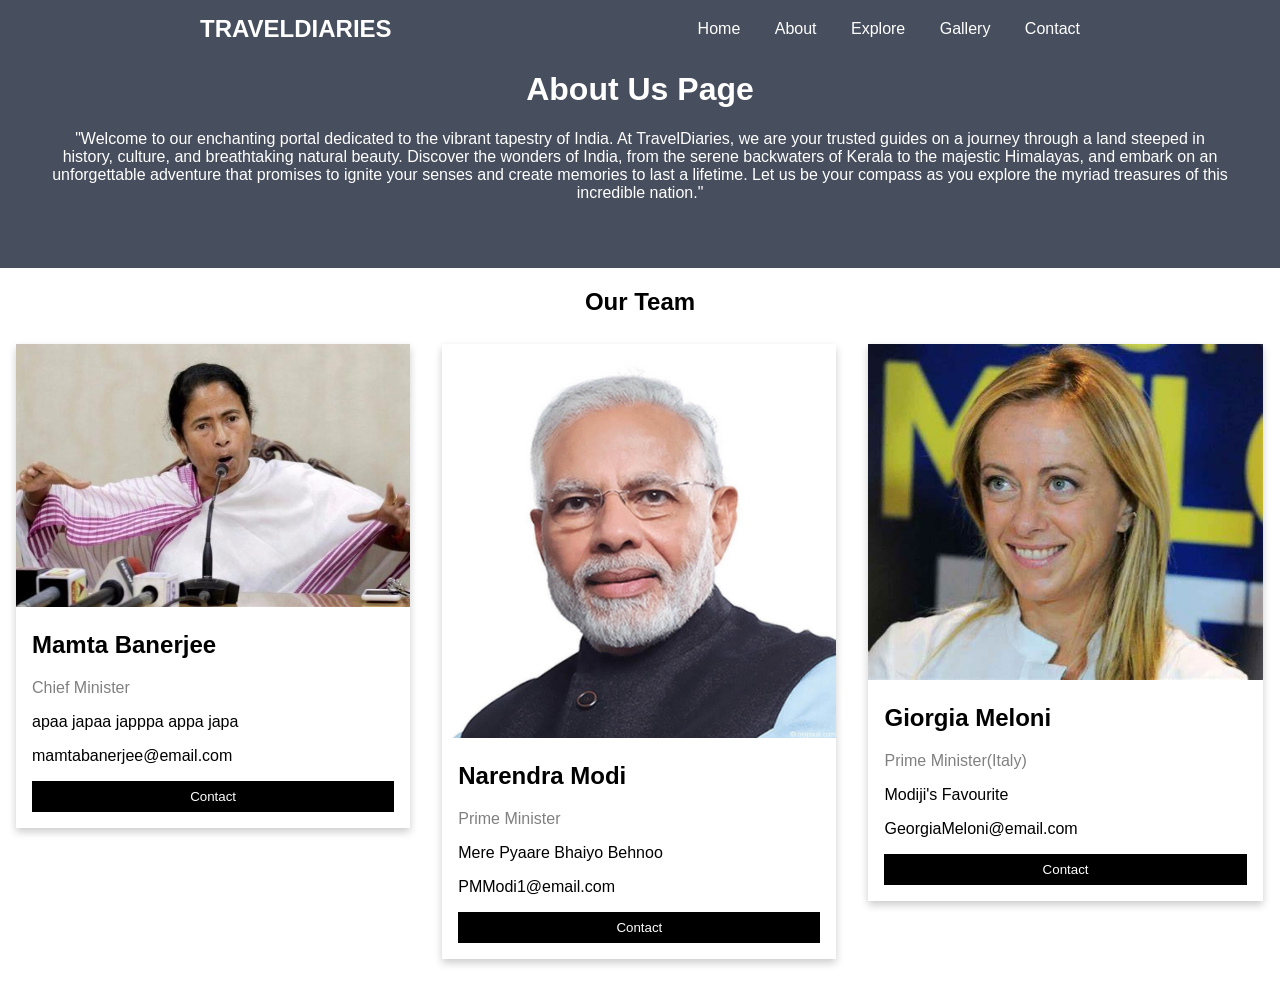
<file: tour 2/about.html>
<!DOCTYPE html>
<html lang="en">
<head>
    <meta charset="UTF-8">
    <meta name="viewport" content="width=device-width, initial-scale=1.0">
    <title>About us</title>
    <link rel="stylesheet" href="about.css">
    <link rel="icon" type="image/x-icon" href="dhdhd.jpg">
</head>
<body>
    <header>
        <a href="#" class="brand">TravelDiaries</a>
        <div class="menu-btn"></div>
        <div class="navigation">
          <div class="navigation-items">
            <a href="index.html">Home</a>
            <a href="about.html">About</a>
            <a href="explore.html">Explore</a>
            <a href="gallery.html">Gallery</a>
            <a href="contact.html">Contact</a>
          </div>
        </div>
      </header>
    <div class="about-section">
        <h1>About Us Page</h1>
        <p>"Welcome to our enchanting portal dedicated to the vibrant tapestry of India. At TravelDiaries, we are your trusted guides on a journey through a land steeped in history, culture, and breathtaking natural beauty. Discover the wonders of India, from the serene backwaters of Kerala to the majestic Himalayas, and embark on an unforgettable adventure that promises to ignite your senses and create memories to last a lifetime. Let us be your compass as you explore the myriad treasures of this incredible nation."</p>
        
      </div>
      
      <h2 style="text-align:center">Our Team</h2>
      <div class="row">
        <div class="column">
          <div class="card">
            <img src="img/MB.jpg" alt="mamta Banerjee" style="width:100%">
            <div class="container">
              <h2>Mamta Banerjee</h2>
              <p class="title">Chief Minister</p>
              <p>apaa japaa japppa appa japa</p>
              <p>mamtabanerjee@email.com</p>
              <p><button class="button">Contact</button></p>
            </div>
          </div>
        </div>
      
        <div class="column">
          <div class="card">
            <img src="img/1917934.jpg" alt="Mike" style="width:100%" height="50%">
            <div class="container">
              <h2>Narendra Modi</h2>
              <p class="title">Prime Minister</p>
              <p>Mere Pyaare Bhaiyo Behnoo</p>
              <p>PMModi1@email.com</p>
              <p><button class="button">Contact</button></p>
            </div>
          </div>
        </div>
      
        <div class="column">
          <div class="card">
            <img src="img/OIP.jpeg" alt="John" style="width:100%">
            <div class="container">
              <h2>Giorgia Meloni</h2>
              <p class="title">Prime Minister(Italy)</p>
              <p>Modiji's Favourite</p>
              <p>GeorgiaMeloni@email.com</p>
              <p><button class="button">Contact</button></p>
            </div>
          </div>
        </div>
      </div>
</body>
</html>
</file>
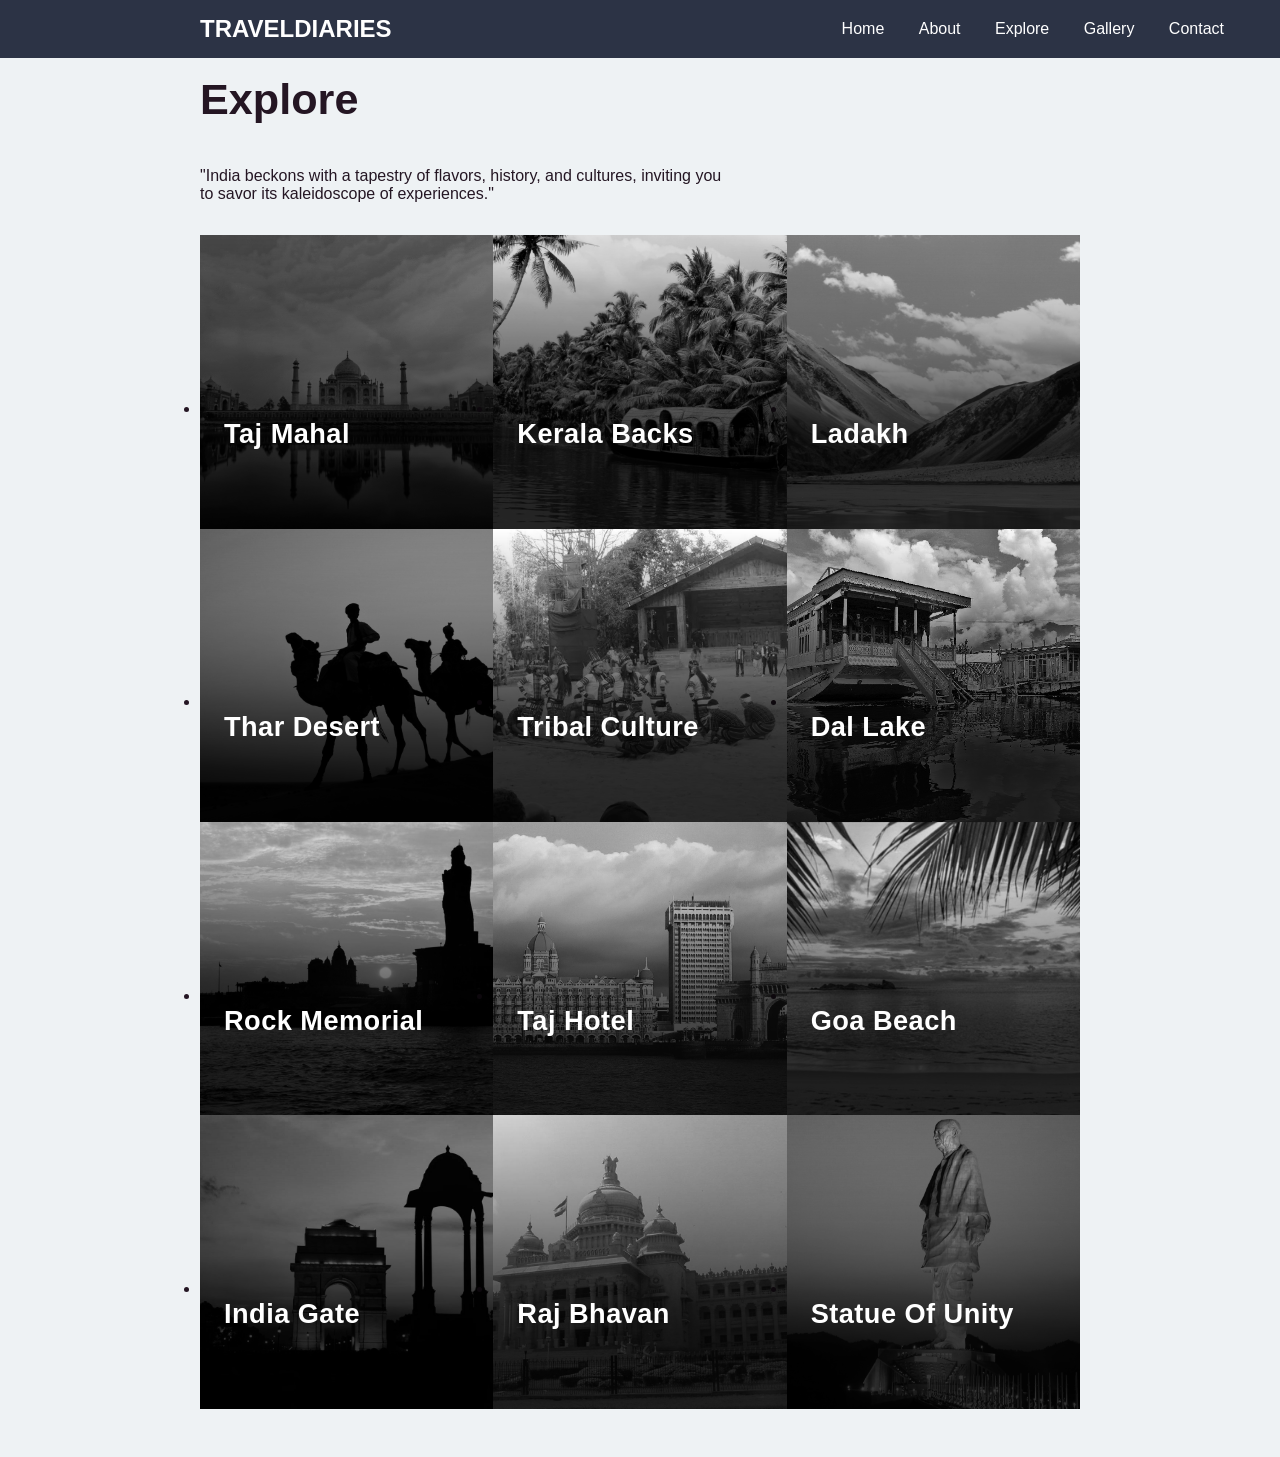
<file: tour 2/explore.html>
<!DOCTYPE html>
<html lang="en">
<head>
    <meta charset="UTF-8">
    <meta name="viewport" content="width=device-width, initial-scale=1.0">
    <title>Explore</title>
    <link rel="icon" type="image/x-icon" href="dhdhd.jpg">
    <link rel="stylesheet" href="explore.css">
</head>
<body>
  
    <header>
        <a href="index.html" class="brand">TravelDiaries</a>
        <div class="menu-btn"></div>
        <div class="navigation">
          <div class="navigation-items">
            <a href="index.html">Home</a>
            <a href="about.html">About</a>
            <a href="explore.html">Explore</a>
            <a href="gallery.html">Gallery</a>
            <a href="contact.html">Contact</a>
          </div>
        </div>
      </header>
    <section class="main">
      <article class="flow">
        <h1>Explore</h1>
        <p>"India beckons with a tapestry of flavors, history, and cultures, inviting you to savor its kaleidoscope of experiences."</p>
        <div class="team">
          <ul class="auto-grid" role="list">
            <li>
              <a href="https://www.incredibleindia.org/content/incredible-india-v2/en/destinations/agra.html" target=_blank" class="profile">
                <h2 class="profile__name">Taj Mahal</h2>
                <p>Agra</p>
                <img alt="Taj Mahal" src="img/taj.jpg" />
              </a>
            </li>
            <li>
              <a href="https://www.incredibleindia.org/content/incredible-india-v2/en/destinations/kumarakom/kumarakom-backwaters.html" target=_blank" class="profile">
                <h2 class="profile__name">Kerala Backs</h2>
                <p>Kerala</p>
                <img alt="Kerala" src="img/backs.jpg" />
              </a>
            </li>
            <li>
              <a href="https://www.incredibleindia.org/content/incredible-india-v2/en/destinations/leh-ladakh.html" target=_blank" class="profile">
                <h2 class="profile__name">Ladakh</h2>
                <p>Leh Ladakh</p>
                <img alt="Ladakh" src="img/ladakh.jpg" />
              </a>
            </li>
            <li>
              <a href="https://www.incredibleindia.org/content/incredible-india-v2/en/destinations/kumbalgarh/kumbhalgarh-fort.html" target=_blank" class="profile">
                <h2 class="profile__name">Thar Desert</h2>
                <p>Rajasthan</p>
                <img alt="Thar" src="img/thar.jpg" />
              </a>
            </li>
            <li>
              <a href="https://www.incredibleindia.org/content/incredible-india-v2/en/destinations/states/chhattisgarh/things-to-do/tribes.html" target=_blank" class="profile">
                <h2 class="profile__name">Tribal Culture</h2>
                <p>North East</p>
                <img alt="Tribes" src="img/tribaes.jpg" />
              </a>
            </li>
            <li>
              <a href="https://www.incredibleindia.org/content/incredible-india-v2/en/destinations/dharamsala/things-to-do/dal-lake.html" target=_blank" class="profile">
                <h2 class="profile__name">Dal Lake</h2>
                <p>Jammu & Kashmir</p>
                <img alt="Dal Lake" src="img/Dal Lake.jpg" />
              </a>
            </li>
            <li>
                <a href="https://www.incredibleindia.org/content/incredible-india-v2/en/destinations/kanyakumari/thiruvalluvar-statue.html" target=_blank" class="profile">
                  <h2 class="profile__name">Rock Memorial</h2>
                  <p>Kanyakumari</p>
                  <img alt="Rock Memorial" src="img/kanyakumari.jpg" />
                </a>
              </li> 
            <li>
                <a href="https://www.incredibleindia.org/content/incredible-india-v2/en/destinations/states/maharashtra/top-attraction-and-destinations/mumbai-city.html" target=_blank" class="profile">
                  <h2 class="profile__name">Taj Hotel</h2>
                  <p>Mumbai</p>
                  <img alt="Taj Hotel" src="img/mumbai.jpg" />
                </a>
             </li> 
             <li>
                <a href="https://www.incredibleindia.org/content/incredible-india-v2/en/destinations/goa/baga-beach.html" target=_blank" class="profile">
                  <h2 class="profile__name">Goa Beach</h2>
                  <p>Goa</p>
                  <img alt="Goa Beach" src="img/goa.jpg" />
                </a>
              </li>
              <li>
                <a href="https://www.incredibleindia.org/content/incredible-india-v2/en/destinations/delhi.html" target=_blank" class="profile">
                  <h2 class="profile__name">India Gate</h2>
                  <p>New Delhi</p>
                  <img alt="India Gate" src="img/delhi.jpg" />
                </a>
              </li> 
              <li>
                <a href="https://www.incredibleindia.org/content/incredible-india-v2/en/destinations/kolkata/raj-bhavan.html" target=_blank" class="profile">
                  <h2 class="profile__name">Raj Bhavan</h2>
                  <p>Bengalore</p>
                  <img alt="Raj Bhavan" src="img/Raj Bhavan.jpg" />
                </a>
              </li>
               <li>
                <a href="https://www.incredibleindia.org/content/incredible-india-v2/en/popular-in-india/statue-of-unity.html" target=_blank" class="profile">
                  <h2 class="profile__name">Statue Of Unity</h2>
                  <p>Gujarat</p>
                  <img alt="Staatue Of Unity" src="img/sou.jpg" />
                </a>
              </li>
          </ul>
        </div>
      </article>
    </section>  
</body>
</html>
</file>
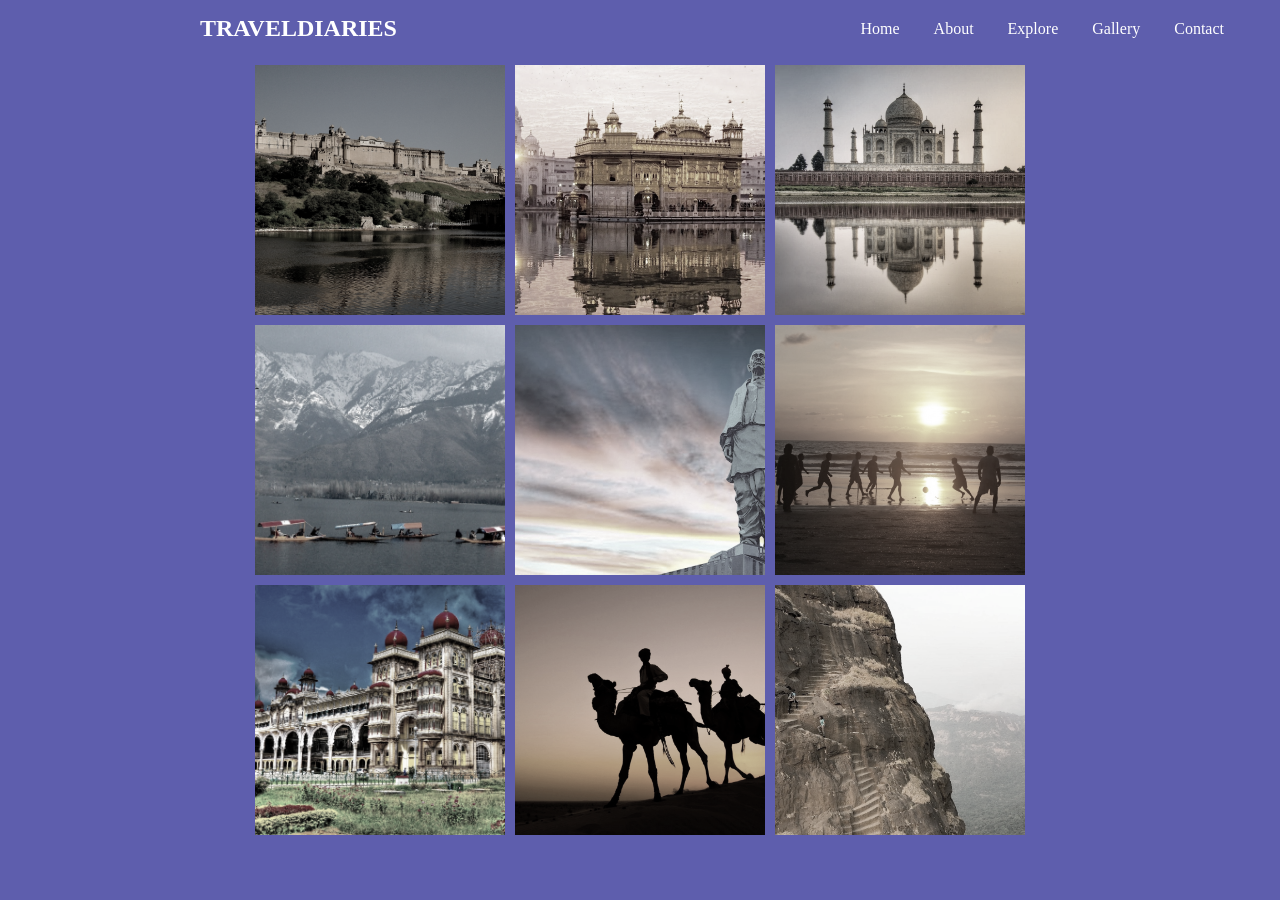
<file: tour 2/gallery.html>
<!DOCTYPE html>
<html lang="en">
<head>
    <meta charset="UTF-8">
    <meta name="viewport" content="width=device-width, initial-scale=1.0">
    <title>PhotoGallery</title>
    <link rel="icon" type="image/x-icon" href="dhdhd.jpg">
    <link rel="stylesheet" href="gallery.css">
</head>
<body>
  <header>
    <a href="index.html" class="brand">TravelDiaries</a>
    <div class="menu-btn"></div>
    <div class="navigation">
      <div class="navigation-items">
        <a href="index.html">Home</a>
        <a href="about.html">About</a>
        <a href="explore.html">Explore</a>
        <a href="gallery.html">Gallery</a>
        <a href="contact.html">Contact</a>
      </div>
    </div>
  </header>
   <div>
    <div class="gallery">
      <img src="img/1.jpg" alt="a Royal Fort">
      <img src="img/2.jpg" alt="Golden Temple ">
      <img src="img/3.jpg" alt="The Taj Mahal">
      <img src="img/4.jpg" alt="Kashmir">
      <img src="img/5.jpg" alt="statue Of Unity">
      <img src="img/6.jpg" alt="Goa Beach">
      <img src="img/7.jpg" alt="Chennai ">
      <img src="img/8.jpg" alt="Thar Desert">
      <img src="img/9.jpg" alt="Pune Trek">
    </div>
   </div>
</body>
</html>
</file>
<file: tour 2/about.css>
body {
    font-family: Arial, Helvetica, sans-serif;
    margin: 0;
  }
  
  html {
    box-sizing: border-box;
  }
  
  *, *:before, *:after {
    box-sizing: inherit;
  }
  
  .column {
    float: left;
    width: 33.3%;
    margin-bottom: 16px;
    padding: 0 8px;
  }
  
  .card {
    box-shadow: 0 4px 8px 0 rgba(0, 0, 0, 0.2);
    margin: 8px;
  }
  
  .about-section {
    padding: 50px;
    text-align: center;
    background-color: #474e5d;
    color: white;
  }
  
  .container {
    padding: 0 16px;
  }
  
  .container::after, .row::after {
    content: "";
    clear: both;
    display: table;
  }
  
  .title {
    color: grey;
  }
  
  .button {
    border: none;
    outline: 0;
    display: inline-block;
    padding: 8px;
    color: white;
    background-color: #000;
    text-align: center;
    cursor: pointer;
    width: 100%;
  }
  
  .button:hover {
    background-color: #555;
  }
  
  @media screen and (max-width: 650px) {
    .column {
      width: 100%;
      display: block;
    }
  }
  header{
    z-index: 999;
    position: absolute;
    top: 0;
    left: 0;
    width: 100%;
    display: flex;
    justify-content: space-between;
    align-items: center;
    padding: 15px 200px;
    transition: 0.5s ease;

  }
  
  header .brand{
    color: #fff;
    font-size: 1.5em;
    font-weight: 700;
    text-transform: uppercase;
    text-decoration: none;
  }
  
  header .navigation{
    position: relative;
  }
  
  header .navigation .navigation-items a{
    position: relative;
    color: #fff;
    font-size: 1em;
    font-weight: 500;
    text-decoration: none;
    margin-left: 30px;
    transition: 0.3s ease;
  }
  
  header .navigation .navigation-items a:before{
    content: '';
    position: absolute;
    background: #fff;
    width: 0;
    height: 3px;
    bottom: 0;
    left: 0;
    transition: 0.3s ease;
  }
  
  header .navigation .navigation-items a:hover:before{
    width: 100%;
  }
</file>
<file: tour 2/explore.css>
/* Globals */
body {
    font-family: "Inter", sans-serif;
    max-width: 55rem;
    padding: 2rem 1.5rem;
    margin: 0 auto;
    color: #241623;
    background: #eef2f4;
  }
  header{
    background-color: #2C3345;
    z-index: 999;
    position: absolute;
    top: 0;
    left: 0;
    width: 80%;
    display: flex;
    justify-content: space-between;
    align-items: center;
    padding: 15px 200px;
    transition: 0.5s ease;
  }
  
  header .brand{
    color: #fff;
    font-size: 1.5em;
    font-weight: 700;
    text-transform: uppercase;
    text-decoration: none;
  }
  
  header .navigation{
    position: relative;
  }
  
  header .navigation .navigation-items a{
    position: relative;
    color: #fff;
    font-size: 1em;
    font-weight: 500;
    text-decoration: none;
    margin-left: 30px;
    transition: 0.3s ease;
  }
  
  header .navigation .navigation-items a:before{
    content: '';
    position: absolute;
    background: #fff;
    width: 0;
    height: 3px;
    bottom: 0;
    left: 0;
    transition: 0.3s ease;
  }
  
  header .navigation .navigation-items a:hover:before{
    width: 100%;
  }
  
  
  h1 {
    font-weight: 900;
    font-size: 2.7rem;
    max-width: 20ch;
  }
  
  p {
    max-width: 60ch;
  }
  
  a {
    color: currentcolor;
  }
  
  /* Utilities */
  .auto-grid {
    display: grid;
    grid-template-columns: repeat(
      auto-fill,
      minmax(var(--auto-grid-min-size, 14rem), 1fr)
    );
    grid-gap: var(--auto-grid-gap, 0);
    padding: 0;
  }
  
  .flow > * + * {
    margin-top: var(--flow-space, 1em);
  }
  
  /* Composition */
  .team {
    --flow-space: 2em;
  }
  
  /* Blocks */
  .profile {
    display: flex;
    flex-direction: column;
    justify-content: flex-end;
    aspect-ratio: 1/1;
    position: relative;
    padding: 1.5rem;
    color: #ffffff;
    backface-visibility: hidden;
    text-decoration: none;
    overflow: hidden;
  }
  
  .profile::before,
  .profile::after {
    content: "";
    width: 100%;
    height: 100%;
    position: absolute;
    /*inset: 0;*/
    top: 0;
    left: 0;
  }
  
  .profile::before {
    background: linear-gradient(
      to top,
      hsl(0 0% 0% / 0.79) 0%,
      hsl(0 0% 0% / 0.787) 7.8%,
      hsl(0 0% 0% / 0.779) 14.4%,
      hsl(0 0% 0% / 0.765) 20.2%,
      hsl(0 0% 0% / 0.744) 25.3%,
      hsl(0 0% 0% / 0.717) 29.9%,
      hsl(0 0% 0% / 0.683) 34.3%,
      hsl(0 0% 0% / 0.641) 38.7%,
      hsl(0 0% 0% / 0.592) 43.3%,
      hsl(0 0% 0% / 0.534) 48.4%,
      hsl(0 0% 0% / 0.468) 54.1%,
      hsl(0 0% 0% / 0.393) 60.6%,
      hsl(0 0% 0% / 0.31) 68.3%,
      hsl(0 0% 0% / 0.216) 77.3%,
      hsl(0 0% 0% / 0.113) 87.7%,
      hsl(0 0% 0% / 0) 100%
    );
    transition: 300ms opacity linear;
  }
  
  .profile::after {
    background: linear-gradient(
      45deg,
      hsl(5 97% 63% / 0.7) 0,
      hsl(5 97% 63% / 0) 100%
    );
    opacity: 0;
    transition: 300ms opacity linear;
  }
  
  .profile > * {
    z-index: 1;
  }
  
  .profile img {
    width: 100%;
    height: 100%;
    position: absolute;
    top: 0;
    left: 0;
    margin: 0;
    z-index: -1;
    object-fit: cover;
    filter: grayscale(1);
    transition: filter 200ms ease, transform 250ms linear;
  }
  
  .profile h2,
  .profile p {
    transform: translateY(2ex);
  }
  
  .profile h2 {
    font-size: 1.7rem;
    line-height: 1.2;
    font-weight: 900;
    letter-spacing: 0.03ch;
    transition: 300ms transform ease;
  }
  
  .profile p {
    font-size: 1.2rem;
    font-weight: 500;
  }
  
  .profile p {
    opacity: 0;
    transition: 300ms opacity linear, 300ms transform ease-in-out;
  }
  
  .profile:focus {
    outline: 0.5rem solid white;
    outline-offset: -0.5rem;
  }
  
  .profile:hover :is(h2, p),
  .profile:focus :is(h2, p) {
    transform: none;
  }
  
  .profile:hover::after,
  .profile:focus::after,
  .profile:hover::before,
  .profile:focus::before {
    opacity: 0.7;
  }
  
  .profile:hover p,
  .profile:focus p {
    opacity: 1;
    transition-delay: 200ms;
  }
  
  .profile:hover img,
  .profile:focus img {
    filter: grayscale(0);
    transform: scale(1.05) rotate(1deg);
  }
</file>
<file: tour 2/gallery.css>
.gallery {
    --s: 250px; /* control the size */
    --g: 10px;  /* control the gap */
    --f: 1.5;   /* control the scale factor */
    
    display: grid;
    gap: var(--g);
    width: calc(3*var(--s) + 2*var(--g));
    aspect-ratio: 1;
    grid-template-columns: repeat(3,auto);
  }
  
  .gallery > img {
    width: 0;
    height: 0;
    min-height: 100%;
    min-width: 100%;
    object-fit: cover;
    cursor: pointer;
    filter: grayscale(80%);
    transition: .35s linear;
  }
  
  .gallery img:hover{
    filter: grayscale(0);
    width:  calc(var(--s)*var(--f));
    height: calc(var(--s)*var(--f));
  }
  
  
  body {
    margin: 0;
    min-height: 100vh;
    display: grid;
    place-content: center;
    background: rgb(94, 94, 173);
  }

  header{
    z-index: 999;
    position: absolute;
    top: 0;
    left: 0;
    width: 80%;
    display: flex;
    justify-content: space-between;
    align-items: center;
    padding: 15px 200px;
    transition: 0.5s ease;

  }
  
  header .brand{
    color: #fff;
    font-size: 1.5em;
    font-weight: 700;
    text-transform: uppercase;
    text-decoration: none;
  }
  
  header .navigation{
    position: relative;
  }
  
  header .navigation .navigation-items a{
    position: relative;
    color: #fff;
    font-size: 1em;
    font-weight: 500;
    text-decoration: none;
    margin-left: 30px;
    transition: 0.3s ease;
  }
  
  header .navigation .navigation-items a:before{
    content: '';
    position: absolute;
    background: #fff;
    width: 0;
    height: 3px;
    bottom: 0;
    left: 0;
    transition: 0.3s ease;
  }
  
  header .navigation .navigation-items a:hover:before{
    width: 100%;
  }
</file>
